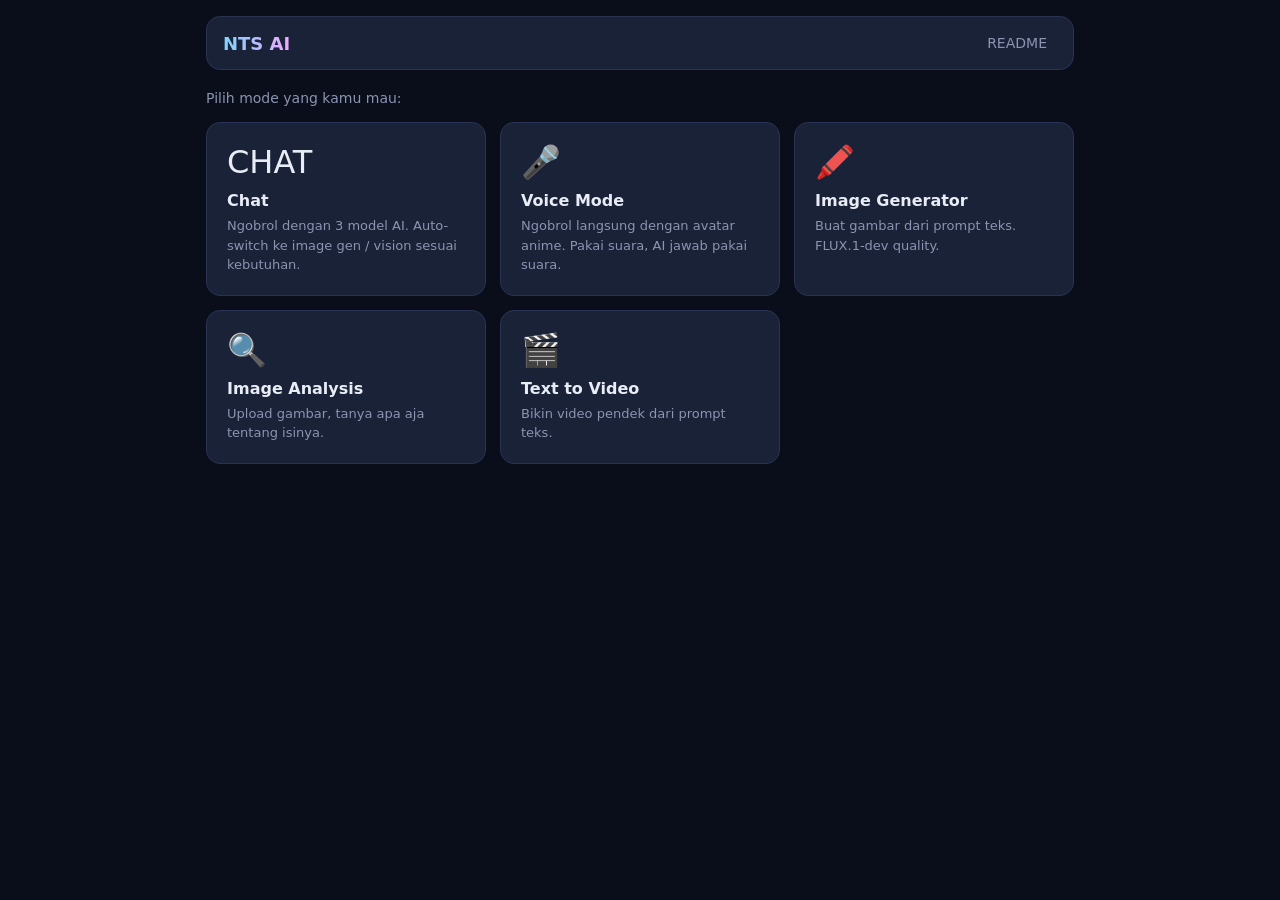
<file: index.html>
<!doctype html>
<html lang="id">
<head>
<meta charset="utf-8" />
<meta name="viewport" content="width=device-width, initial-scale=1" />
<title>NTS AI</title>
<link rel="stylesheet" href="style.css" />
</head>
<body>
<div class="app">
  <div class="topbar">
    <h1>NTS AI</h1>
    <span class="spacer"></span>
    <a href="README.txt">README</a>
  </div>
  <p style="color: var(--muted); font-size: 14px; margin: 8px 0 4px;">Pilih mode yang kamu mau:</p>
  <div class="hub-grid">
    <a class="hub-card" href="chat.html">
      <div class="ico">CHAT</div>
      <h3>Chat</h3>
      <p>Ngobrol dengan 3 model AI. Auto-switch ke image gen / vision sesuai kebutuhan.</p>
    </a>
    <a class="hub-card" href="voice.html">
      <div class="ico">🎤</div>
      <h3>Voice Mode</h3>
      <p>Ngobrol langsung dengan avatar anime. Pakai suara, AI jawab pakai suara.</p>
    </a>
    <a class="hub-card" href="image.html">
      <div class="ico">🖍️</div>
      <h3>Image Generator</h3>
      <p>Buat gambar dari prompt teks. FLUX.1-dev quality.</p>
    </a>
    <a class="hub-card" href="vision.html">
      <div class="ico">🔍</div>
      <h3>Image Analysis</h3>
      <p>Upload gambar, tanya apa aja tentang isinya.</p>
    </a>
    <a class="hub-card" href="video.html">
      <div class="ico">🎬</div>
      <h3>Text to Video</h3>
      <p>Bikin video pendek dari prompt teks.</p>
    </a>
  </div>
</div>
<script src="config.js"></script>
</body>
</html>
</file>
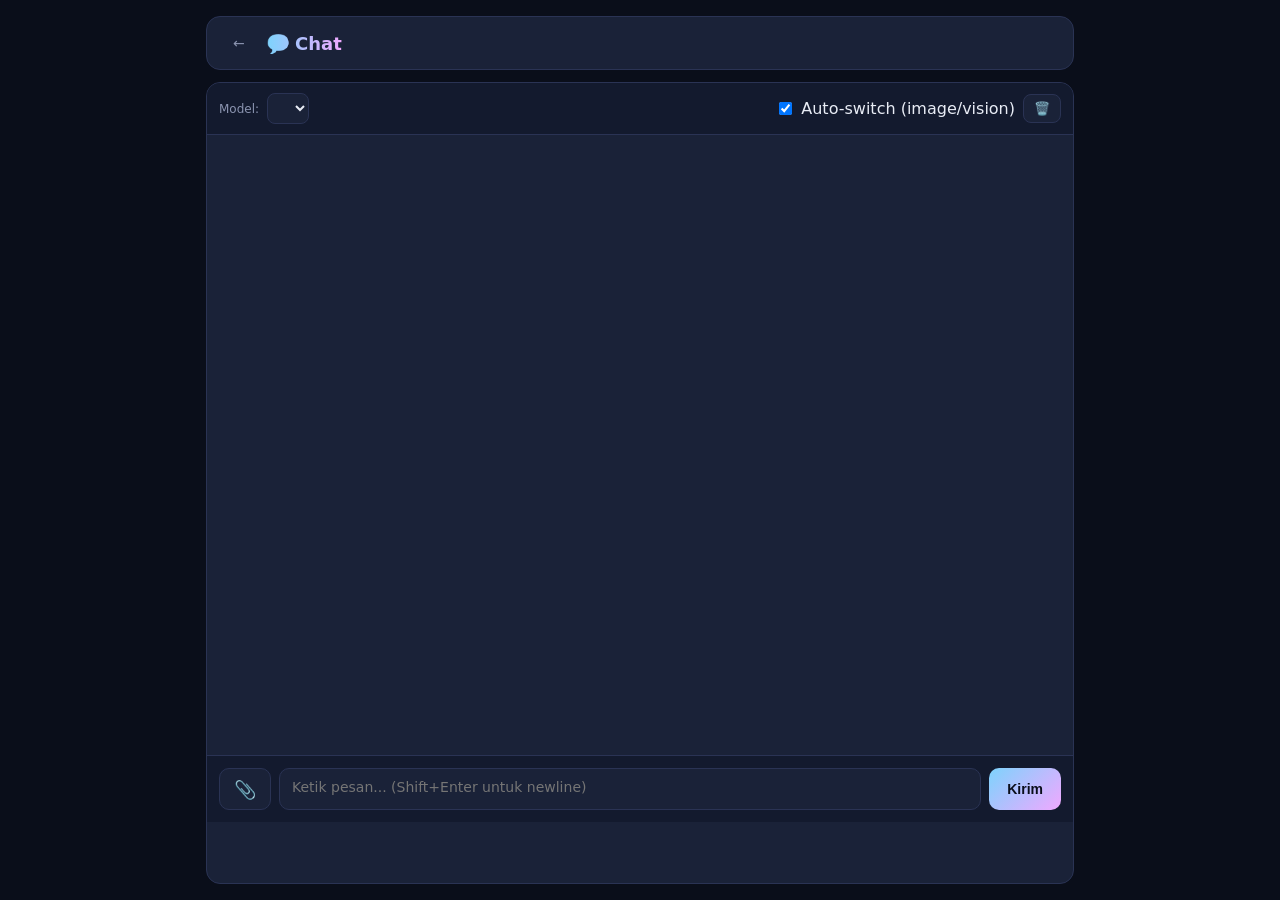
<file: chat.html>
<!doctype html>
<html lang="id">
<head>
<meta charset="utf-8" />
<meta name="viewport" content="width=device-width, initial-scale=1" />
<title>Chat NTS AI</title>
<link rel="stylesheet" href="style.css" />
</head>
<body>
<div class="app">
  <div class="topbar">
    <a href="index.html">←</a>
    <h1>💬 Chat</h1>
    <span class="spacer"></span>
  </div>
  <div class="chat-wrap">
    <div class="chat-toolbar">
      <span class="label">Model:</span>
      <select id="model"></select>
      <label class="auto"><input type="checkbox" id="autoswitch" checked /> Auto-switch (image/vision)</label>
      <button id="clear" title="Clear chat">🗑️</button>
    </div>
    <div class="messages" id="messages"></div>
    <div id="attach" class="attach-preview" style="display:none;"></div>
    <div class="composer">
      <label class="file-btn" title="Attach image">
        📎
        <input type="file" id="file" accept="image/*" />
      </label>
      <textarea id="input" placeholder="Ketik pesan... (Shift+Enter untuk newline)" rows="1"></textarea>
      <button id="send">Kirim</button>
    </div>
  </div>
</div>
<script src="config.js"></script>
<script src="app.js"></script>
<script>
const { apiChat, apiImage, apiRoute, fileToDataUrl, escapeHtml } = window.AI;
const messagesEl = document.getElementById("messages");
const input = document.getElementById("input");
const sendBtn = document.getElementById("send");
const modelSel = document.getElementById("model");
const autoSwitch = document.getElementById("autoswitch");
const fileInput = document.getElementById("file");
const attachEl = document.getElementById("attach");
const clearBtn = document.getElementById("clear");

let attached = null; // {dataUrl, name}
let history = []; // chat messages for context (text only)

// Populate models
for (const m of window.AI_CONFIG.CHAT_MODELS) {
  const o = document.createElement("option");
  o.value = m.id; o.textContent = m.label;
  modelSel.appendChild(o);
}

function addMsg(role, content, opts = {}) {
  const div = document.createElement("div");
  div.className = `msg ${role}`;
  if (opts.badge) {
    const b = document.createElement("div");
    b.className = "badge"; b.textContent = opts.badge;
    div.appendChild(b);
  }
  if (opts.html) div.insertAdjacentHTML("beforeend", opts.html);
  else div.appendChild(document.createTextNode(content));
  if (opts.imageUrl) {
    const im = document.createElement("img"); im.src = opts.imageUrl; div.appendChild(im);
  }
  messagesEl.appendChild(div);
  messagesEl.scrollTop = messagesEl.scrollHeight;
  return div;
}

function addTyping() {
  const d = document.createElement("div");
  d.className = "msg ai";
  d.innerHTML = '<span class="typing"><span></span><span></span><span></span></span>';
  messagesEl.appendChild(d);
  messagesEl.scrollTop = messagesEl.scrollHeight;
  return d;
}

fileInput.addEventListener("change", async () => {
  const f = fileInput.files?.[0];
  if (!f) return;
  const url = await fileToDataUrl(f);
  attached = { dataUrl: url, name: f.name };
  renderAttach();
});

function renderAttach() {
  if (!attached) { attachEl.style.display = "none"; attachEl.innerHTML = ""; return; }
  attachEl.style.display = "flex";
  attachEl.innerHTML = `<img src="${attached.dataUrl}" /> <span>${escapeHtml(attached.name)}</span>`;
  const btn = document.createElement("button");
  btn.textContent = "✕"; btn.onclick = () => { attached = null; fileInput.value = ""; renderAttach(); };
  attachEl.appendChild(btn);
}

clearBtn.onclick = () => { history = []; messagesEl.innerHTML = ""; };

input.addEventListener("keydown", (e) => {
  if (e.key === "Enter" && !e.shiftKey) { e.preventDefault(); send(); }
});
input.addEventListener("input", () => {
  input.style.height = "auto";
  input.style.height = Math.min(140, input.scrollHeight) + "px";
});

sendBtn.onclick = send;

async function send() {
  const text = input.value.trim();
  if (!text && !attached) return;
  sendBtn.disabled = true;

  // Show user message
  const userImg = attached?.dataUrl;
  addMsg("user", text, { imageUrl: userImg });
  input.value = ""; input.style.height = "auto";

  // Decide intent
  let intent = "chat";
  if (attached) intent = "vision";
  else if (autoSwitch.checked) {
    const r = await apiRoute(text, false).catch(() => ({ intent: "chat" }));
    intent = r.intent;
  }

  const typing = addTyping();

  try {
    if (intent === "image") {
      typing.remove();
      const placeholder = addMsg("ai", "🎨 Lagi bikin gambar...", { badge: "Auto-switch → Image" });
      try {
        const url = await apiImage(text);
        placeholder.textContent = "";
        const b = document.createElement("div"); b.className = "badge"; b.textContent = "FLUX.1-dev";
        placeholder.appendChild(b);
        placeholder.appendChild(document.createTextNode("Gambar siap ✨"));
        const im = document.createElement("img"); im.src = url; placeholder.appendChild(im);
      } catch (e) {
        placeholder.textContent = "❌ " + e.message;
      }
    } else if (intent === "vision") {
      // Vision call with attached image
      const visionMsgs = [
        ...history,
        {
          role: "user",
          content: [
            { type: "text", text: text || "Apa yang ada di gambar ini?" },
            ...(attached ? [{ type: "image_url", image_url: { url: attached.dataUrl } }] : []),
          ],
        },
      ];
      const res = await apiChat({ messages: visionMsgs, vision: true });
      typing.remove();
      addMsg("ai", res.content, { badge: "Vision" });
      history.push({ role: "user", content: text });
      history.push({ role: "assistant", content: res.content });
      attached = null; fileInput.value = ""; renderAttach();
    } else {
      const msgs = [
        { role: "system", content: "You are Aether, a friendly bilingual AI assistant. Reply in the user's language. Be concise and helpful." },
        ...history,
        { role: "user", content: text },
      ];
      const res = await apiChat({ messages: msgs, model: modelSel.value });
      typing.remove();
      addMsg("ai", res.content);
      history.push({ role: "user", content: text });
      history.push({ role: "assistant", content: res.content });
      if (history.length > 20) history = history.slice(-20);
    }
  } catch (e) {
    typing.remove();
    addMsg("ai", "❌ Error: " + e.message);
  } finally {
    sendBtn.disabled = false;
    input.focus();
  }
}

addMsg("system", "Mulai ngobrol! Coba: 'buatkan gambar kucing astronot' atau attach foto untuk dianalisis.");
input.focus();
</script>
</body>
</html>
</file>
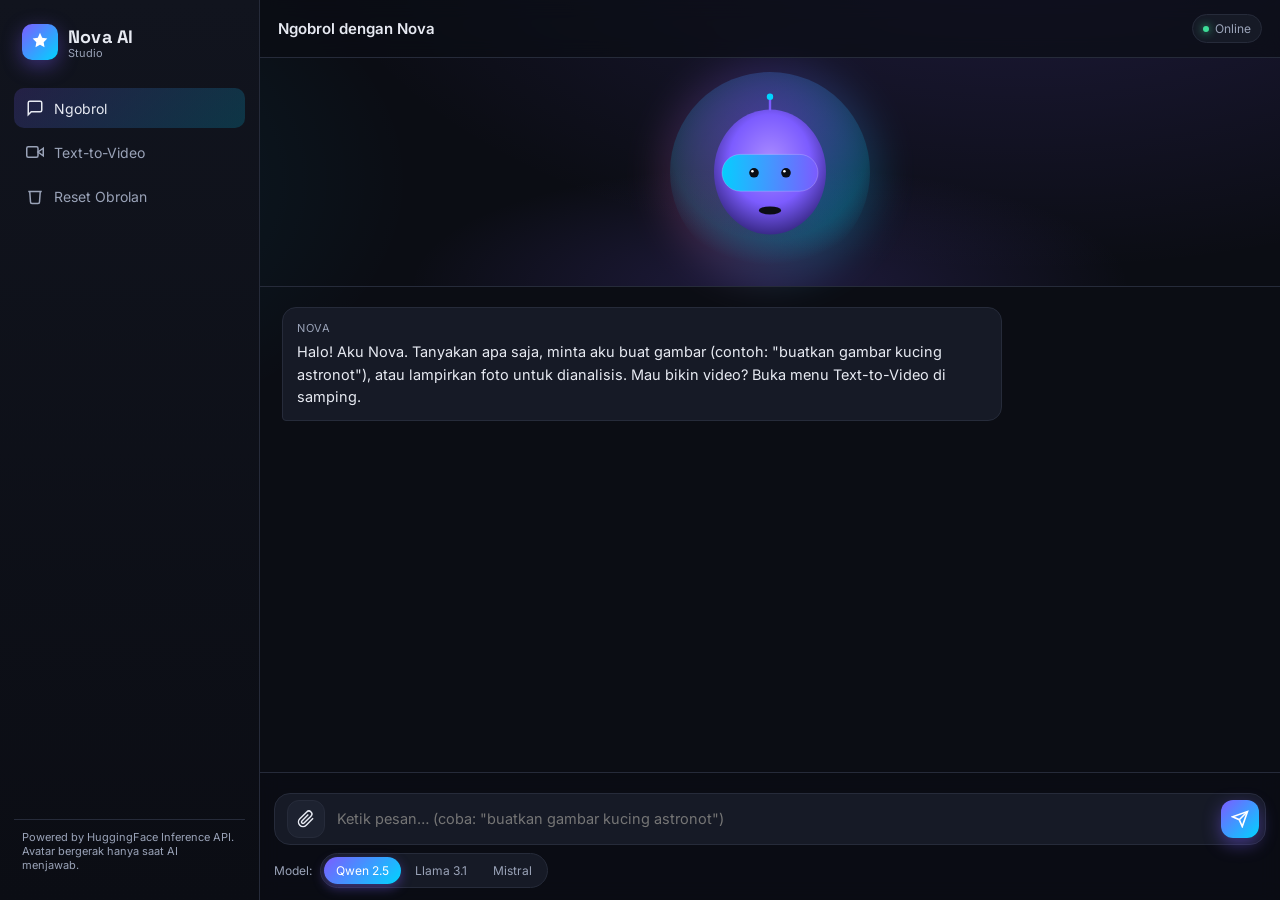
<file: coba.html>
<!DOCTYPE html>
<html lang="id">
<head>
<meta charset="UTF-8" />
<meta name="viewport" content="width=device-width, initial-scale=1.0, maximum-scale=1, viewport-fit=cover" />
<title>Nova AI — Chat, Image & Video Studio</title>
<meta name="description" content="Nova AI: ngobrol dengan 3 model AI, generate & analisis gambar, dan bikin video singkat dari teks. Antarmuka modern, avatar hidup, semua dalam satu halaman." />
<meta name="theme-color" content="#0b0d14" />
<meta property="og:type" content="website" />
<meta property="og:title" content="Nova AI — Chat, Image & Video Studio" />
<meta property="og:description" content="Ngobrol dengan 3 model AI, generate & analisis gambar, dan bikin video singkat dari teks." />
<meta property="og:image" content="data:image/svg+xml;utf8,<svg xmlns='http://www.w3.org/2000/svg' viewBox='0 0 1200 630'><defs><linearGradient id='g' x1='0' x2='1' y1='0' y2='1'><stop offset='0' stop-color='%237c5cff'/><stop offset='1' stop-color='%2300d4ff'/></linearGradient></defs><rect width='1200' height='630' fill='%230b0d14'/><circle cx='600' cy='280' r='160' fill='url(%23g)' opacity='.9'/><text x='600' y='500' text-anchor='middle' font-family='Inter,Arial' font-size='72' fill='white' font-weight='800'>Nova AI</text><text x='600' y='560' text-anchor='middle' font-family='Inter,Arial' font-size='28' fill='%23a8b0c2'>Chat · Image · Video</text></svg>" />
<meta name="twitter:card" content="summary_large_image" />
<meta name="twitter:title" content="Nova AI — Chat, Image & Video Studio" />
<meta name="twitter:description" content="Ngobrol dengan 3 model AI, generate & analisis gambar, dan bikin video singkat dari teks." />
<link rel="icon" href="data:image/svg+xml;utf8,<svg xmlns='http://www.w3.org/2000/svg' viewBox='0 0 64 64'><defs><linearGradient id='g' x1='0' x2='1' y1='0' y2='1'><stop offset='0' stop-color='%237c5cff'/><stop offset='1' stop-color='%2300d4ff'/></linearGradient></defs><rect width='64' height='64' rx='16' fill='%230b0d14'/><circle cx='32' cy='32' r='18' fill='url(%23g)'/></svg>" />
<link rel="preconnect" href="https://fonts.googleapis.com">
<link rel="preconnect" href="https://fonts.gstatic.com" crossorigin>
<link href="https://fonts.googleapis.com/css2?family=Inter:wght@400;500;600;700;800&family=Space+Grotesk:wght@500;700&display=swap" rel="stylesheet">
<style>
  /* ---------- Design tokens ---------- */
  :root{
    --bg:#0b0d14;
    --bg-2:#11141e;
    --surface:#161a26;
    --surface-2:#1d2230;
    --line:#262b3a;
    --text:#e7eaf2;
    --muted:#9aa3b8;
    --brand:#7c5cff;
    --brand-2:#00d4ff;
    --accent:#ff6ec7;
    --ok:#3ddc97;
    --danger:#ff5577;
    --radius:14px;
    --radius-lg:22px;
    --shadow:0 10px 30px rgba(0,0,0,.35);
    --grad:linear-gradient(135deg,var(--brand),var(--brand-2));
    --grad-soft:linear-gradient(135deg,rgba(124,92,255,.18),rgba(0,212,255,.18));
  }
  *{box-sizing:border-box}
  html,body{height:100%}
  body{
    margin:0;background:
      radial-gradient(1200px 600px at 80% -10%,rgba(124,92,255,.18),transparent 60%),
      radial-gradient(900px 500px at -10% 20%,rgba(0,212,255,.12),transparent 60%),
      var(--bg);
    color:var(--text);
    font-family:'Inter',system-ui,-apple-system,Segoe UI,Roboto,sans-serif;
    -webkit-font-smoothing:antialiased;
    overflow:hidden;
  }
  button{font-family:inherit}
  a{color:var(--brand-2)}
  ::selection{background:rgba(124,92,255,.4)}

  /* ---------- Layout ---------- */
  .app{display:grid;grid-template-columns:260px 1fr;height:100vh;height:100dvh}
  .sidebar{
    background:linear-gradient(180deg,var(--bg-2),var(--bg));
    border-right:1px solid var(--line);
    display:flex;flex-direction:column;padding:18px 14px;gap:6px;
  }
  .brand{display:flex;align-items:center;gap:10px;padding:6px 8px 16px}
  .logo{width:36px;height:36px;border-radius:10px;background:var(--grad);display:grid;place-items:center;box-shadow:0 6px 20px rgba(124,92,255,.4)}
  .logo svg{width:22px;height:22px}
  .brand h1{font-family:'Space Grotesk';font-size:18px;margin:0;letter-spacing:.2px}
  .brand small{display:block;color:var(--muted);font-size:11px;margin-top:-2px}

  .nav{display:flex;flex-direction:column;gap:4px;margin-top:6px}
  .nav button{
    display:flex;align-items:center;gap:10px;background:transparent;border:0;color:var(--muted);
    padding:11px 12px;border-radius:10px;text-align:left;cursor:pointer;font-size:14px;transition:.2s;
  }
  .nav button:hover{background:var(--surface);color:var(--text)}
  .nav button.active{background:var(--grad-soft);color:var(--text)}
  .nav button svg{width:18px;height:18px;flex-shrink:0}

  .sidebar .footer{margin-top:auto;font-size:11px;color:var(--muted);padding:10px 8px;border-top:1px solid var(--line)}

  .main{display:flex;flex-direction:column;min-width:0;position:relative}
  .topbar{
    height:58px;display:flex;align-items:center;gap:12px;padding:0 18px;
    border-bottom:1px solid var(--line);background:rgba(11,13,20,.7);backdrop-filter:blur(10px);
  }
  .topbar .title{font-weight:600;font-size:15px}
  .topbar .spacer{flex:1}
  .pill{display:inline-flex;align-items:center;gap:6px;background:var(--surface);border:1px solid var(--line);padding:6px 10px;border-radius:999px;font-size:12px;color:var(--muted)}
  .pill .dot{width:6px;height:6px;border-radius:50%;background:var(--ok);box-shadow:0 0 8px var(--ok)}

  .menu-btn{display:none;background:var(--surface);border:1px solid var(--line);color:var(--text);width:36px;height:36px;border-radius:10px;align-items:center;justify-content:center;cursor:pointer}

  .view{flex:1;min-height:0;display:none;flex-direction:column}
  .view.active{display:flex}

  /* ---------- Chat ---------- */
  .chat-wrap{flex:1;display:grid;grid-template-rows:auto 1fr auto;min-height:0}
  .stage{
    display:flex;align-items:center;justify-content:center;
    padding:14px;border-bottom:1px solid var(--line);
    background:radial-gradient(600px 200px at 50% 100%,rgba(124,92,255,.18),transparent 60%);
  }
  .avatar-card{
    width:200px;height:200px;border-radius:50%;
    background:radial-gradient(circle at 50% 35%,rgba(124,92,255,.45),rgba(0,212,255,.15) 60%,transparent 75%);
    display:grid;place-items:center;position:relative;
    transition:transform .6s cubic-bezier(.2,.7,.2,1), filter .6s;
  }
  .avatar-card.speaking{transform:scale(1.04);filter:drop-shadow(0 0 24px rgba(124,92,255,.55))}
  .avatar-card::before{
    content:"";position:absolute;inset:-10px;border-radius:50%;
    background:conic-gradient(from 0deg,rgba(124,92,255,.6),rgba(0,212,255,.6),rgba(255,110,199,.5),rgba(124,92,255,.6));
    filter:blur(18px);opacity:.35;animation:spin 12s linear infinite;z-index:-1;
  }
  @keyframes spin{to{transform:rotate(360deg)}}

  .avatar svg{width:160px;height:160px;display:block}
  .face{transform-origin:50% 50%;animation:breathe 4.5s ease-in-out infinite}
  @keyframes breathe{0%,100%{transform:translateY(0)}50%{transform:translateY(-2px)}}
  .eye{transform-origin:center;animation:blink 5.2s infinite}
  .eye.right{animation-delay:.05s}
  @keyframes blink{0%,92%,100%{transform:scaleY(1)}94%,98%{transform:scaleY(.05)}}
  .mouth{transform-origin:center;transition:transform .25s ease, d .25s ease;}
  .speaking .mouth{animation:talk .32s ease-in-out infinite alternate}
  @keyframes talk{
    0%{transform:scaleY(.4) scaleX(1)}
    50%{transform:scaleY(1.2) scaleX(.95)}
    100%{transform:scaleY(.7) scaleX(1.05)}
  }

  .messages{overflow-y:auto;padding:20px 22px;display:flex;flex-direction:column;gap:14px;scroll-behavior:smooth}
  .messages::-webkit-scrollbar{width:8px}
  .messages::-webkit-scrollbar-thumb{background:var(--surface-2);border-radius:8px}
  .msg{max-width:min(720px,86%);padding:12px 14px;border-radius:14px;line-height:1.55;font-size:14.5px;white-space:pre-wrap;word-wrap:break-word}
  .msg.user{align-self:flex-end;background:var(--grad);color:#fff;border-bottom-right-radius:4px;box-shadow:0 6px 18px rgba(124,92,255,.35)}
  .msg.bot{align-self:flex-start;background:var(--surface);border:1px solid var(--line);border-bottom-left-radius:4px}
  .msg.bot .role{font-size:11px;color:var(--muted);margin-bottom:4px;text-transform:uppercase;letter-spacing:.6px}
  .msg img.gen{max-width:100%;border-radius:10px;margin-top:6px;border:1px solid var(--line)}
  .msg .thumb{display:flex;gap:8px;margin-top:8px;flex-wrap:wrap}
  .msg .thumb img{max-width:140px;border-radius:8px;border:1px solid var(--line)}
  .msg .meta{font-size:11px;color:var(--muted);margin-top:6px}
  .typing{display:inline-flex;gap:4px;padding:4px 0}
  .typing span{width:6px;height:6px;border-radius:50%;background:var(--muted);animation:bounce 1.2s infinite}
  .typing span:nth-child(2){animation-delay:.15s}
  .typing span:nth-child(3){animation-delay:.3s}
  @keyframes bounce{0%,80%,100%{transform:scale(.6);opacity:.5}40%{transform:scale(1);opacity:1}}

  .composer{
    border-top:1px solid var(--line);padding:12px 14px;background:rgba(11,13,20,.7);backdrop-filter:blur(10px);
    display:flex;flex-direction:column;gap:8px;
  }
  .preview-row{display:flex;gap:8px;flex-wrap:wrap}
  .preview-row .chip{display:flex;align-items:center;gap:8px;background:var(--surface);border:1px solid var(--line);padding:4px 6px 4px 8px;border-radius:10px;font-size:12px;color:var(--muted)}
  .preview-row .chip img{width:36px;height:36px;border-radius:6px;object-fit:cover}
  .preview-row .chip button{background:transparent;border:0;color:var(--muted);cursor:pointer;font-size:16px;padding:0 4px}

  .input-row{display:flex;align-items:flex-end;gap:8px;background:var(--surface);border:1px solid var(--line);border-radius:16px;padding:6px 6px 6px 12px}
  .input-row textarea{
    flex:1;background:transparent;border:0;color:var(--text);resize:none;outline:none;
    font-family:inherit;font-size:14.5px;line-height:1.5;padding:8px 4px;max-height:160px;min-height:24px;
  }
  .icon-btn{
    width:38px;height:38px;border-radius:12px;background:var(--surface-2);border:1px solid var(--line);
    color:var(--text);display:grid;place-items:center;cursor:pointer;transition:.2s;flex-shrink:0;
  }
  .icon-btn:hover{background:var(--surface);transform:translateY(-1px)}
  .icon-btn svg{width:18px;height:18px}
  .send-btn{background:var(--grad);border:0;color:#fff;box-shadow:0 6px 18px rgba(124,92,255,.45)}
  .send-btn:hover{filter:brightness(1.1)}
  .send-btn:disabled{opacity:.5;cursor:not-allowed;filter:grayscale(.4)}

  .model-row{display:flex;gap:8px;align-items:center;flex-wrap:wrap;font-size:12px;color:var(--muted)}
  .seg{display:inline-flex;background:var(--surface);border:1px solid var(--line);border-radius:999px;padding:3px;gap:2px}
  .seg button{background:transparent;border:0;color:var(--muted);padding:6px 12px;border-radius:999px;cursor:pointer;font-size:12px;display:inline-flex;align-items:center;gap:6px}
  .seg button.active{background:var(--grad);color:#fff;box-shadow:0 4px 12px rgba(124,92,255,.4)}
  .hint{font-size:11px;color:var(--muted)}

  /* ---------- Video view ---------- */
  .video-view{padding:24px;overflow-y:auto;display:none;flex-direction:column;gap:18px;align-items:center}
  .view.active.video-view{display:flex}
  .video-card{width:100%;max-width:680px;background:var(--surface);border:1px solid var(--line);border-radius:var(--radius-lg);padding:22px;box-shadow:var(--shadow)}
  .video-card h2{font-family:'Space Grotesk';margin:0 0 6px;font-size:22px}
  .video-card p.sub{color:var(--muted);margin:0 0 18px;font-size:13px}
  .video-card label{display:block;font-size:12px;color:var(--muted);margin-bottom:6px}
  .video-card textarea{
    width:100%;background:var(--bg-2);border:1px solid var(--line);color:var(--text);
    border-radius:12px;padding:12px;font-family:inherit;font-size:14px;resize:vertical;min-height:90px;outline:none;
  }
  .video-card textarea:focus{border-color:var(--brand)}
  .row{display:flex;gap:10px;margin-top:14px;flex-wrap:wrap}
  .btn-primary{
    background:var(--grad);color:#fff;border:0;padding:11px 18px;border-radius:12px;font-weight:600;
    cursor:pointer;display:inline-flex;align-items:center;gap:8px;box-shadow:0 6px 18px rgba(124,92,255,.4);
  }
  .btn-primary:hover{filter:brightness(1.1)}
  .btn-primary:disabled{opacity:.6;cursor:not-allowed}
  .btn-ghost{background:var(--surface-2);color:var(--text);border:1px solid var(--line);padding:11px 16px;border-radius:12px;cursor:pointer}

  .video-output{width:100%;max-width:680px;background:var(--surface);border:1px solid var(--line);border-radius:var(--radius-lg);padding:18px;min-height:120px;display:flex;align-items:center;justify-content:center;color:var(--muted);font-size:13px;text-align:center}
  .video-output video{width:100%;border-radius:12px;background:#000}
  .spinner{width:22px;height:22px;border:2px solid rgba(255,255,255,.2);border-top-color:#fff;border-radius:50%;animation:sp 1s linear infinite;display:inline-block;vertical-align:-5px}
  @keyframes sp{to{transform:rotate(360deg)}}

  /* ---------- Toast ---------- */
  .toast{position:fixed;bottom:20px;left:50%;transform:translateX(-50%) translateY(20px);background:var(--surface);border:1px solid var(--line);color:var(--text);padding:10px 16px;border-radius:12px;font-size:13px;box-shadow:var(--shadow);opacity:0;transition:.25s;pointer-events:none;z-index:50}
  .toast.show{opacity:1;transform:translateX(-50%) translateY(0)}
  .toast.err{border-color:var(--danger);color:#ffd0da}

  /* ---------- Mobile ---------- */
  @media (max-width:820px){
    .app{grid-template-columns:1fr}
    .sidebar{position:fixed;inset:0 auto 0 0;width:260px;z-index:40;transform:translateX(-100%);transition:.25s}
    .sidebar.open{transform:translateX(0);box-shadow:20px 0 40px rgba(0,0,0,.5)}
    .menu-btn{display:flex}
    .avatar-card{width:140px;height:140px}
    .avatar svg{width:110px;height:110px}
    .messages{padding:14px}
  }
  .scrim{display:none;position:fixed;inset:0;background:rgba(0,0,0,.5);z-index:30}
  .scrim.show{display:block}
</style>
</head>
<body>
<main class="app">
  <aside class="sidebar" id="sidebar">
    <div class="brand">
      <div class="logo">
        <svg viewBox="0 0 24 24" fill="none"><path d="M12 2l2.39 5.26L20 8.27l-4 3.9.94 5.5L12 15.1l-4.94 2.57L8 12.17l-4-3.9 5.61-1.01L12 2z" fill="#fff"/></svg>
      </div>
      <div>
        <h1>Nova AI</h1>
        <small>Studio</small>
      </div>
    </div>
    <nav class="nav">
      <button class="active" data-view="chat">
        <svg viewBox="0 0 24 24" fill="none" stroke="currentColor" stroke-width="2"><path d="M21 15a2 2 0 0 1-2 2H7l-4 4V5a2 2 0 0 1 2-2h14a2 2 0 0 1 2 2z"/></svg>
        Ngobrol
      </button>
      <button data-view="video">
        <svg viewBox="0 0 24 24" fill="none" stroke="currentColor" stroke-width="2"><polygon points="23 7 16 12 23 17 23 7"/><rect x="1" y="5" width="15" height="14" rx="2"/></svg>
        Text-to-Video
      </button>
      <button data-action="clear">
        <svg viewBox="0 0 24 24" fill="none" stroke="currentColor" stroke-width="2"><polyline points="3 6 5 6 21 6"/><path d="M19 6l-1 14a2 2 0 0 1-2 2H8a2 2 0 0 1-2-2L5 6"/></svg>
        Reset Obrolan
      </button>
    </nav>
    <div class="footer">
      Powered by HuggingFace Inference API.<br>
      Avatar bergerak hanya saat AI menjawab.
    </div>
  </aside>
  <div class="scrim" id="scrim"></div>

  <section class="main">
    <header class="topbar">
      <button class="menu-btn" id="menuBtn" aria-label="Menu">
        <svg width="18" height="18" viewBox="0 0 24 24" fill="none" stroke="currentColor" stroke-width="2"><line x1="3" y1="6" x2="21" y2="6"/><line x1="3" y1="12" x2="21" y2="12"/><line x1="3" y1="18" x2="21" y2="18"/></svg>
      </button>
      <div class="title" id="viewTitle">Ngobrol dengan Nova</div>
      <div class="spacer"></div>
      <span class="pill"><span class="dot"></span><span id="statusText">Online</span></span>
    </header>

    <!-- CHAT VIEW -->
    <section class="view active" data-view="chat">
      <div class="chat-wrap">
        <div class="stage">
          <div class="avatar-card" id="avatarCard">
            <div class="avatar">
              <svg viewBox="0 0 200 200" xmlns="http://www.w3.org/2000/svg">
                <defs>
                  <radialGradient id="head" cx="50%" cy="40%" r="60%">
                    <stop offset="0%" stop-color="#a98bff"/>
                    <stop offset="60%" stop-color="#7c5cff"/>
                    <stop offset="100%" stop-color="#3a2a8a"/>
                  </radialGradient>
                  <linearGradient id="visor" x1="0" x2="1">
                    <stop offset="0" stop-color="#00d4ff"/>
                    <stop offset="1" stop-color="#7c5cff"/>
                  </linearGradient>
                </defs>
                <g class="face">
                  <!-- head -->
                  <ellipse cx="100" cy="100" rx="70" ry="78" fill="url(#head)"/>
                  <!-- visor -->
                  <rect x="40" y="78" width="120" height="46" rx="23" fill="url(#visor)" opacity=".95"/>
                  <rect x="40" y="78" width="120" height="46" rx="23" fill="none" stroke="rgba(255,255,255,.25)"/>
                  <!-- eyes -->
                  <circle class="eye left" cx="80" cy="101" r="6" fill="#0b0d14"/>
                  <circle class="eye right" cx="120" cy="101" r="6" fill="#0b0d14"/>
                  <circle cx="78" cy="99" r="1.6" fill="#fff"/>
                  <circle cx="118" cy="99" r="1.6" fill="#fff"/>
                  <!-- antenna -->
                  <line x1="100" y1="22" x2="100" y2="8" stroke="#7c5cff" stroke-width="3" stroke-linecap="round"/>
                  <circle cx="100" cy="6" r="4" fill="#00d4ff"/>
                  <!-- mouth -->
                  <ellipse class="mouth" cx="100" cy="148" rx="14" ry="5" fill="#0b0d14"/>
                </g>
              </svg>
            </div>
          </div>
        </div>

        <div class="messages" id="messages"></div>

        <div class="composer">
          <div class="preview-row" id="previewRow"></div>
          <div class="input-row">
            <button class="icon-btn" id="attachBtn" title="Lampirkan gambar untuk dianalisis">
              <svg viewBox="0 0 24 24" fill="none" stroke="currentColor" stroke-width="2"><path d="M21.44 11.05l-9.19 9.19a6 6 0 0 1-8.49-8.49l9.19-9.19a4 4 0 0 1 5.66 5.66l-9.2 9.19a2 2 0 0 1-2.83-2.83l8.49-8.48"/></svg>
            </button>
            <input type="file" id="fileInput" accept="image/*" hidden>
            <textarea id="input" rows="1" placeholder='Ketik pesan… (coba: "buatkan gambar kucing astronot")'></textarea>
            <button class="icon-btn send-btn" id="sendBtn" title="Kirim">
              <svg viewBox="0 0 24 24" fill="none" stroke="currentColor" stroke-width="2.2"><line x1="22" y1="2" x2="11" y2="13"/><polygon points="22 2 15 22 11 13 2 9 22 2"/></svg>
            </button>
          </div>
          <div class="model-row">
            <span>Model:</span>
            <div class="seg" id="modelSeg">
              <button class="active" data-model="qwen">Qwen 2.5</button>
              <button data-model="llama">Llama 3.1</button>
              <button data-model="mistral">Mistral</button>
            </div>
            <span class="hint" id="autoHint"></span>
          </div>
        </div>
      </div>
    </section>

    <!-- VIDEO VIEW -->
    <section class="view video-view" data-view="video">
      <div class="video-card">
        <h2>Text to Video</h2>
        <p class="sub">Tuliskan deskripsi adegan, Nova akan menghasilkan video singkat.</p>
        <label for="vPrompt">Prompt</label>
        <textarea id="vPrompt" placeholder="Contoh: A cinematic shot of a panda surfing at sunset, slow motion, vibrant colors"></textarea>
        <div class="row">
          <button class="btn-primary" id="vGen">
            <svg width="18" height="18" viewBox="0 0 24 24" fill="none" stroke="currentColor" stroke-width="2"><polygon points="5 3 19 12 5 21 5 3"/></svg>
            Buat Video
          </button>
          <button class="btn-ghost" id="vClear">Bersihkan</button>
        </div>
      </div>
      <div class="video-output" id="vOut">Belum ada video. Tulis prompt di atas dan tekan Buat Video.</div>
      <p class="hint" style="max-width:680px;text-align:center">Catatan: model video di HuggingFace bisa memerlukan waktu loading 20-60 detik pada panggilan pertama (cold start).</p>
    </section>
  </section>
</main>

<div class="toast" id="toast"></div>

<script>
/* =========================================================
   Nova AI — single file (HTML + CSS + JS)
   ========================================================= */

const HF_TOKEN = "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"; // <-- key di-embed sesuai permintaan

// Endpoints
const ROUTER_CHAT = "https://router.huggingface.co/v1/chat/completions";
const INFER_BASE  = "https://api-inference.huggingface.co/models/";

// Models (chat — via HF Router, OpenAI-compatible)
const CHAT_MODELS = {
  qwen:    "Qwen/Qwen2.5-72B-Instruct",
  llama:   "meta-llama/Llama-3.1-8B-Instruct",
  mistral: "mistralai/Mistral-7B-Instruct-v0.3",
};
// Vision (untuk analisis gambar)
const VISION_MODEL = "meta-llama/Llama-3.2-11B-Vision-Instruct";
// Image generation
const IMAGE_MODEL  = "black-forest-labs/FLUX.1-schnell";
// Text-to-video
const VIDEO_MODEL  = "ali-vilab/text-to-video-ms-1.7b";

/* ---------- State ---------- */
const state = {
  view: "chat",
  model: "qwen",
  messages: [
    { role: "system", content: "Kamu adalah Nova, asisten AI yang ramah dan membantu. Jawab dengan bahasa yang sama seperti pengguna. Jawaban singkat dan jelas, kecuali diminta lebih panjang." }
  ],
  attachedImages: [], // {dataUrl, name}
  busy: false,
};

/* ---------- DOM ---------- */
const $ = (s) => document.querySelector(s);
const messagesEl = $("#messages");
const inputEl = $("#input");
const sendBtn = $("#sendBtn");
const attachBtn = $("#attachBtn");
const fileInput = $("#fileInput");
const previewRow = $("#previewRow");
const avatarCard = $("#avatarCard");
const modelSeg = $("#modelSeg");
const autoHint = $("#autoHint");
const viewTitle = $("#viewTitle");
const statusText = $("#statusText");
const toastEl = $("#toast");

/* ---------- UI helpers ---------- */
function toast(msg, isErr = false) {
  toastEl.textContent = msg;
  toastEl.className = "toast show" + (isErr ? " err" : "");
  clearTimeout(toast._t);
  toast._t = setTimeout(() => (toastEl.className = "toast"), 2800);
}
function setSpeaking(on) {
  avatarCard.classList.toggle("speaking", !!on);
}
function setBusy(on) {
  state.busy = on;
  sendBtn.disabled = on;
  statusText.textContent = on ? "Berpikir…" : "Online";
}

function addMsg(role, content, extra = {}) {
  const div = document.createElement("div");
  div.className = "msg " + (role === "user" ? "user" : "bot");
  if (role !== "user") {
    const r = document.createElement("div");
    r.className = "role";
    r.textContent = extra.label || "Nova";
    div.appendChild(r);
  }
  const body = document.createElement("div");
  body.textContent = content;
  div.appendChild(body);
  if (extra.images && extra.images.length) {
    const wrap = document.createElement("div");
    wrap.className = "thumb";
    extra.images.forEach(src => {
      const img = document.createElement("img");
      img.src = src; wrap.appendChild(img);
    });
    div.appendChild(wrap);
  }
  if (extra.generatedImage) {
    const img = document.createElement("img");
    img.className = "gen"; img.src = extra.generatedImage;
    div.appendChild(img);
  }
  if (extra.meta) {
    const m = document.createElement("div");
    m.className = "meta"; m.textContent = extra.meta;
    div.appendChild(m);
  }
  messagesEl.appendChild(div);
  messagesEl.scrollTop = messagesEl.scrollHeight;
  return { el: div, body };
}

function addTyping() {
  const div = document.createElement("div");
  div.className = "msg bot";
  div.innerHTML = '<div class="role">Nova</div><div class="typing"><span></span><span></span><span></span></div>';
  messagesEl.appendChild(div);
  messagesEl.scrollTop = messagesEl.scrollHeight;
  return div;
}

/* ---------- View switching ---------- */
document.querySelectorAll(".nav button[data-view]").forEach(b => {
  b.addEventListener("click", () => {
    const v = b.dataset.view;
    document.querySelectorAll(".nav button[data-view]").forEach(x => x.classList.toggle("active", x === b));
    document.querySelectorAll(".view").forEach(x => x.classList.toggle("active", x.dataset.view === v));
    state.view = v;
    viewTitle.textContent = v === "video" ? "Text to Video" : "Ngobrol dengan Nova";
    closeSidebar();
  });
});
document.querySelector('[data-action="clear"]').addEventListener("click", () => {
  state.messages = state.messages.slice(0, 1);
  messagesEl.innerHTML = "";
  greet();
  toast("Obrolan dibersihkan");
  closeSidebar();
});

/* ---------- Mobile sidebar ---------- */
const sidebar = $("#sidebar"), scrim = $("#scrim");
$("#menuBtn").addEventListener("click", () => { sidebar.classList.add("open"); scrim.classList.add("show"); });
scrim.addEventListener("click", closeSidebar);
function closeSidebar(){ sidebar.classList.remove("open"); scrim.classList.remove("show"); }

/* ---------- Model select ---------- */
modelSeg.addEventListener("click", e => {
  const b = e.target.closest("button"); if (!b) return;
  modelSeg.querySelectorAll("button").forEach(x => x.classList.toggle("active", x === b));
  state.model = b.dataset.model;
  autoHint.textContent = "";
});

/* ---------- Attach images ---------- */
attachBtn.addEventListener("click", () => fileInput.click());
fileInput.addEventListener("change", async () => {
  for (const f of fileInput.files) {
    const dataUrl = await fileToDataURL(f);
    state.attachedImages.push({ dataUrl, name: f.name });
  }
  fileInput.value = "";
  renderPreviews();
});
function renderPreviews(){
  previewRow.innerHTML = "";
  state.attachedImages.forEach((it, i) => {
    const c = document.createElement("div"); c.className = "chip";
    c.innerHTML = `<img src="${it.dataUrl}"><span>${it.name}</span><button title="Hapus">×</button>`;
    c.querySelector("button").onclick = () => { state.attachedImages.splice(i,1); renderPreviews(); };
    previewRow.appendChild(c);
  });
}
function fileToDataURL(f){return new Promise((res,rej)=>{const r=new FileReader();r.onload=()=>res(r.result);r.onerror=rej;r.readAsDataURL(f)})}

/* ---------- Auto-resize textarea ---------- */
inputEl.addEventListener("input", () => {
  inputEl.style.height = "auto";
  inputEl.style.height = Math.min(inputEl.scrollHeight, 160) + "px";
});
inputEl.addEventListener("keydown", e => {
  if (e.key === "Enter" && !e.shiftKey) { e.preventDefault(); handleSend(); }
});
sendBtn.addEventListener("click", handleSend);

/* ---------- Intent detection ---------- */
const IMG_TRIGGERS = [
  /\b(buat(kan)?|generate|bikin|gambar(kan)?|render|lukis(kan)?|create)\b.*\b(gambar|foto|image|ilustrasi|picture|art)\b/i,
  /\b(image|picture)\s+of\b/i,
  /^\/img\s+/i, /^\/image\s+/i, /^\/gen\s+/i
];
function isImageRequest(t){ return IMG_TRIGGERS.some(r => r.test(t)); }

/* ---------- Send handler ---------- */
async function handleSend(){
  if (state.busy) return;
  const text = inputEl.value.trim();
  if (!text && state.attachedImages.length === 0) return;

  const hasImages = state.attachedImages.length > 0;
  const imgs = state.attachedImages.map(x => x.dataUrl);

  addMsg("user", text || "(gambar terlampir)", { images: imgs });
  state.attachedImages = []; renderPreviews();
  inputEl.value = ""; inputEl.style.height = "auto";

  // ---- Image analysis path ----
  if (hasImages) {
    autoHint.textContent = "Mode: analisis gambar (otomatis)";
    return runVision(text || "Jelaskan gambar ini secara detail.", imgs);
  }
  // ---- Image generation path ----
  if (isImageRequest(text)) {
    autoHint.textContent = "Mode: generate gambar (otomatis)";
    return runImageGen(text);
  }
  // ---- Normal chat ----
  autoHint.textContent = "";
  return runChat(text);
}

/* ---------- Chat (HF Router, OpenAI-compatible) ---------- */
async function runChat(userText){
  state.messages.push({ role: "user", content: userText });
  const typing = addTyping(); setBusy(true); setSpeaking(true);
  try {
    const r = await fetch(ROUTER_CHAT, {
      method: "POST",
      headers: { "Authorization": "Bearer " + HF_TOKEN, "Content-Type": "application/json" },
      body: JSON.stringify({
        model: CHAT_MODELS[state.model],
        messages: state.messages,
        max_tokens: 800, temperature: 0.7, stream: false
      })
    });
    if (!r.ok) throw new Error(await r.text());
    const j = await r.json();
    const reply = j.choices?.[0]?.message?.content?.trim() || "(kosong)";
    typing.remove();
    state.messages.push({ role: "assistant", content: reply });
    addMsg("bot", reply, { meta: "Model: " + CHAT_MODELS[state.model] });
  } catch (e) {
    typing.remove();
    addMsg("bot", "Maaf, terjadi kesalahan: " + shortErr(e));
    toast("Gagal memanggil model chat", true);
  } finally {
    setBusy(false); setSpeaking(false);
  }
}

/* ---------- Vision / image analysis ---------- */
async function runVision(prompt, imageDataUrls){
  const typing = addTyping(); setBusy(true); setSpeaking(true);
  try {
    const content = [{ type: "text", text: prompt }];
    imageDataUrls.forEach(d => content.push({ type: "image_url", image_url: { url: d } }));
    const r = await fetch(ROUTER_CHAT, {
      method: "POST",
      headers: { "Authorization": "Bearer " + HF_TOKEN, "Content-Type": "application/json" },
      body: JSON.stringify({
        model: VISION_MODEL,
        messages: [{ role: "user", content }],
        max_tokens: 700
      })
    });
    if (!r.ok) throw new Error(await r.text());
    const j = await r.json();
    const reply = j.choices?.[0]?.message?.content?.trim() || "(tidak ada deskripsi)";
    typing.remove();
    addMsg("bot", reply, { meta: "Mode: Vision · " + VISION_MODEL });
    state.messages.push({ role: "assistant", content: reply });
  } catch (e) {
    typing.remove();
    addMsg("bot", "Gagal menganalisis gambar: " + shortErr(e));
    toast("Vision error", true);
  } finally {
    setBusy(false); setSpeaking(false);
  }
}

/* ---------- Image generation ---------- */
async function runImageGen(prompt){
  const typing = addTyping(); setBusy(true); setSpeaking(true);
  try {
    const clean = prompt.replace(/^(buat(kan)?|generate|bikin|gambar(kan)?|render|lukis(kan)?|create)\s+(gambar|foto|image|ilustrasi|picture|art)\s*(of|tentang|dari)?\s*/i,"").trim() || prompt;
    const r = await fetch(INFER_BASE + IMAGE_MODEL, {
      method: "POST",
      headers: { "Authorization": "Bearer " + HF_TOKEN, "Content-Type": "application/json", "Accept": "image/png" },
      body: JSON.stringify({ inputs: clean, parameters: { num_inference_steps: 4 } })
    });
    if (!r.ok) throw new Error(await r.text());
    const blob = await r.blob();
    const url = URL.createObjectURL(blob);
    typing.remove();
    addMsg("bot", "Berikut gambar yang saya buat untuk: « " + clean + " »", { generatedImage: url, meta: "Model: " + IMAGE_MODEL });
  } catch (e) {
    typing.remove();
    addMsg("bot", "Gagal membuat gambar: " + shortErr(e));
    toast("Image error", true);
  } finally {
    setBusy(false); setSpeaking(false);
  }
}

/* ---------- Text-to-video ---------- */
$("#vGen").addEventListener("click", async () => {
  const prompt = $("#vPrompt").value.trim();
  if (!prompt) return toast("Tuliskan prompt dulu", true);
  const out = $("#vOut");
  const btn = $("#vGen");
  btn.disabled = true;
  out.innerHTML = '<span class="spinner"></span>&nbsp; Membuat video, mohon tunggu…';
  try {
    const r = await fetch(INFER_BASE + VIDEO_MODEL, {
      method: "POST",
      headers: { "Authorization": "Bearer " + HF_TOKEN, "Content-Type": "application/json" },
      body: JSON.stringify({ inputs: prompt })
    });
    if (!r.ok) throw new Error(await r.text());
    const blob = await r.blob();
    const url = URL.createObjectURL(blob);
    out.innerHTML = "";
    const v = document.createElement("video");
    v.src = url; v.controls = true; v.autoplay = true; v.loop = true; v.muted = true;
    out.appendChild(v);
  } catch (e) {
    out.textContent = "Gagal membuat video: " + shortErr(e);
    toast("Video error", true);
  } finally { btn.disabled = false; }
});
$("#vClear").addEventListener("click", () => { $("#vPrompt").value = ""; $("#vOut").textContent = "Belum ada video."; });

/* ---------- Errors ---------- */
function shortErr(e){
  const s = (e && e.message) ? e.message : String(e);
  try { const j = JSON.parse(s); return j.error || s; } catch { return s.slice(0, 240); }
}

/* ---------- Greeting ---------- */
function greet(){
  addMsg("bot", "Halo! Aku Nova. Tanyakan apa saja, minta aku buat gambar (contoh: \"buatkan gambar kucing astronot\"), atau lampirkan foto untuk dianalisis. Mau bikin video? Buka menu Text-to-Video di samping.");
}
greet();
</script>
</body>
</html>
</file>
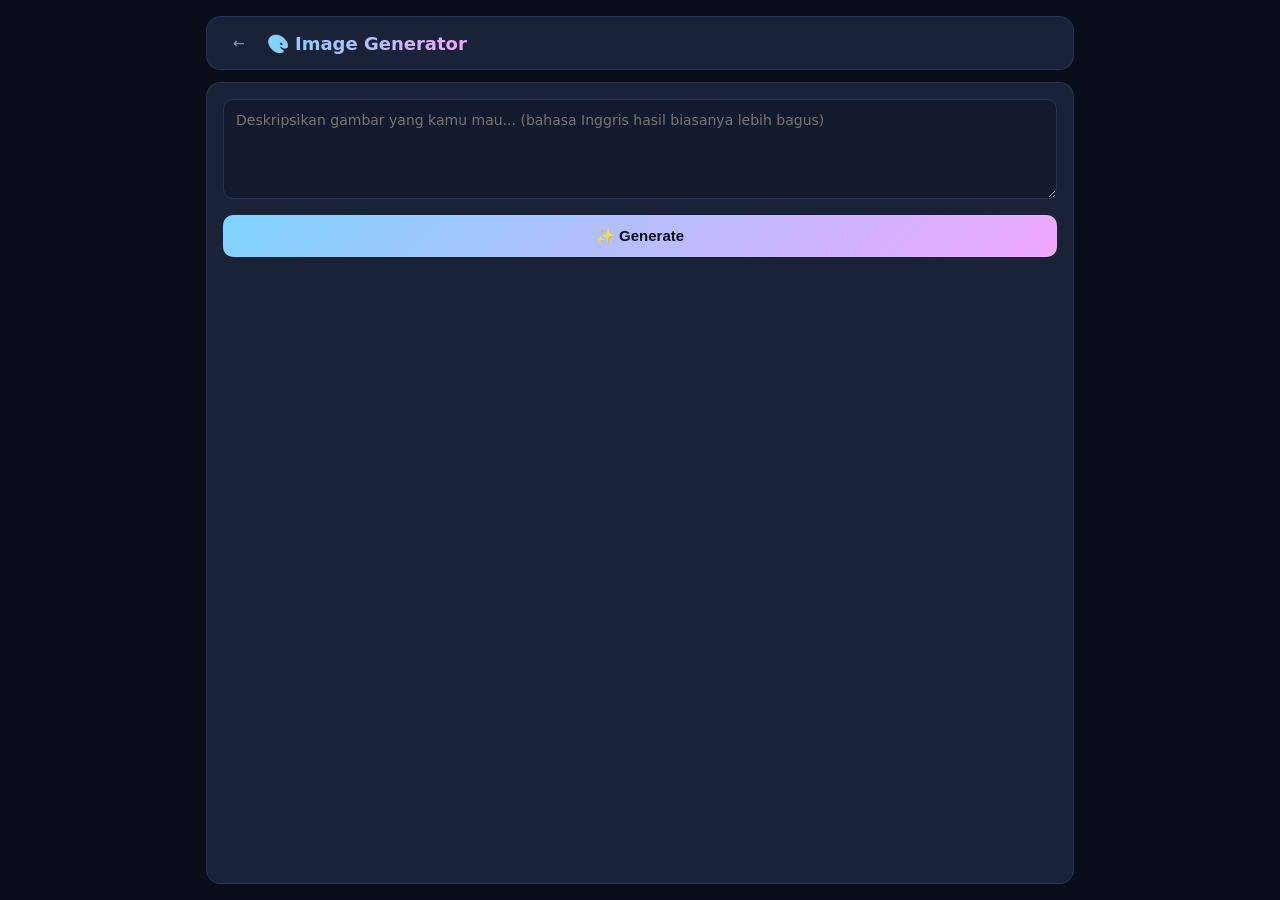
<file: image.html>
<!doctype html>
<html lang="id">
<head>
<meta charset="utf-8" />
<meta name="viewport" content="width=device-width, initial-scale=1" />
<title>Image Generator — Aether AI</title>
<link rel="stylesheet" href="style.css" />
</head>
<body>
<div class="app">
  <div class="topbar">
    <a href="index.html">←</a>
    <h1>🎨 Image Generator</h1>
    <span class="spacer"></span>
  </div>
  <div class="chat-wrap">
    <div class="gen-form">
      <textarea id="prompt" placeholder="Deskripsikan gambar yang kamu mau... (bahasa Inggris hasil biasanya lebih bagus)"></textarea>
      <button id="go">✨ Generate</button>
    </div>
    <div class="gen-result" id="result"></div>
  </div>
</div>
<script src="config.js"></script>
<script src="app.js"></script>
<script>
const { apiImage } = window.AI;
const goBtn = document.getElementById("go");
const promptEl = document.getElementById("prompt");
const result = document.getElementById("result");
goBtn.onclick = async () => {
  const p = promptEl.value.trim();
  if (!p) return;
  goBtn.disabled = true; goBtn.textContent = "⏳ Generating... (FLUX butuh ~15-30s)";
  result.innerHTML = "";
  try {
    const url = await apiImage(p);
    const im = document.createElement("img"); im.src = url;
    const a = document.createElement("a"); a.href = url; a.download = "ai-image.png"; a.textContent = "⬇️ Download";
    a.style.cssText = "display:inline-block;margin-top:10px;color:var(--accent);text-decoration:none;";
    result.appendChild(im); result.appendChild(a);
  } catch (e) {
    const d = document.createElement("div"); d.className = "error"; d.textContent = "❌ " + e.message;
    result.appendChild(d);
  } finally {
    goBtn.disabled = false; goBtn.textContent = "✨ Generate";
  }
};
</script>
</body>
</html>
</file>
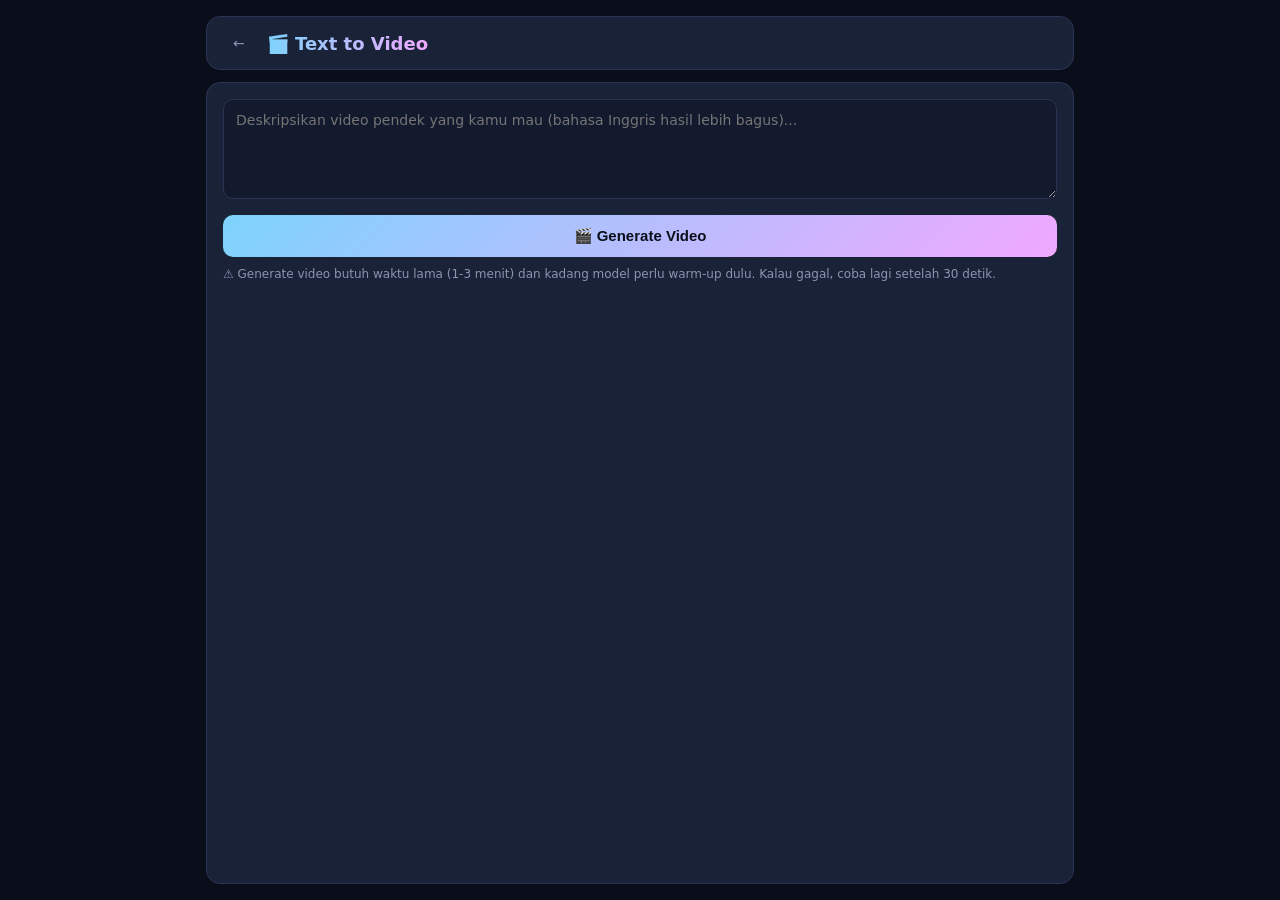
<file: video.html>
<!doctype html>
<html lang="id">
<head>
<meta charset="utf-8" />
<meta name="viewport" content="width=device-width, initial-scale=1" />
<title>Text to Video — Aether AI</title>
<link rel="stylesheet" href="style.css" />
</head>
<body>
<div class="app">
  <div class="topbar">
    <a href="index.html">←</a>
    <h1>🎬 Text to Video</h1>
    <span class="spacer"></span>
  </div>
  <div class="chat-wrap">
    <div class="gen-form">
      <textarea id="prompt" placeholder="Deskripsikan video pendek yang kamu mau (bahasa Inggris hasil lebih bagus)..."></textarea>
      <button id="go">🎬 Generate Video</button>
      <p style="color:var(--muted);font-size:12px;margin-top:10px;">⚠️ Generate video butuh waktu lama (1-3 menit) dan kadang model perlu warm-up dulu. Kalau gagal, coba lagi setelah 30 detik.</p>
    </div>
    <div class="gen-result" id="result"></div>
  </div>
</div>
<script src="config.js"></script>
<script src="app.js"></script>
<script>
const { apiVideo } = window.AI;
const goBtn = document.getElementById("go");
const result = document.getElementById("result");
goBtn.onclick = async () => {
  const p = document.getElementById("prompt").value.trim();
  if (!p) return;
  goBtn.disabled = true; goBtn.textContent = "⏳ Generating... (sabar ya)";
  result.innerHTML = '<div style="color:var(--muted);font-size:13px;">⏳ Tunggu 1-3 menit...</div>';
  try {
    const url = await apiVideo(p);
    result.innerHTML = "";
    const v = document.createElement("video"); v.src = url; v.controls = true; v.autoplay = true; v.loop = true; v.muted = true;
    const a = document.createElement("a"); a.href = url; a.download = "ai-video.mp4"; a.textContent = "⬇️ Download";
    a.style.cssText = "display:inline-block;margin-top:10px;color:var(--accent);text-decoration:none;";
    result.appendChild(v); result.appendChild(a);
  } catch (e) {
    result.innerHTML = "";
    const d = document.createElement("div"); d.className = "error"; d.textContent = "❌ " + e.message;
    result.appendChild(d);
  } finally {
    goBtn.disabled = false; goBtn.textContent = "🎬 Generate Video";
  }
};
</script>
</body>
</html>
</file>
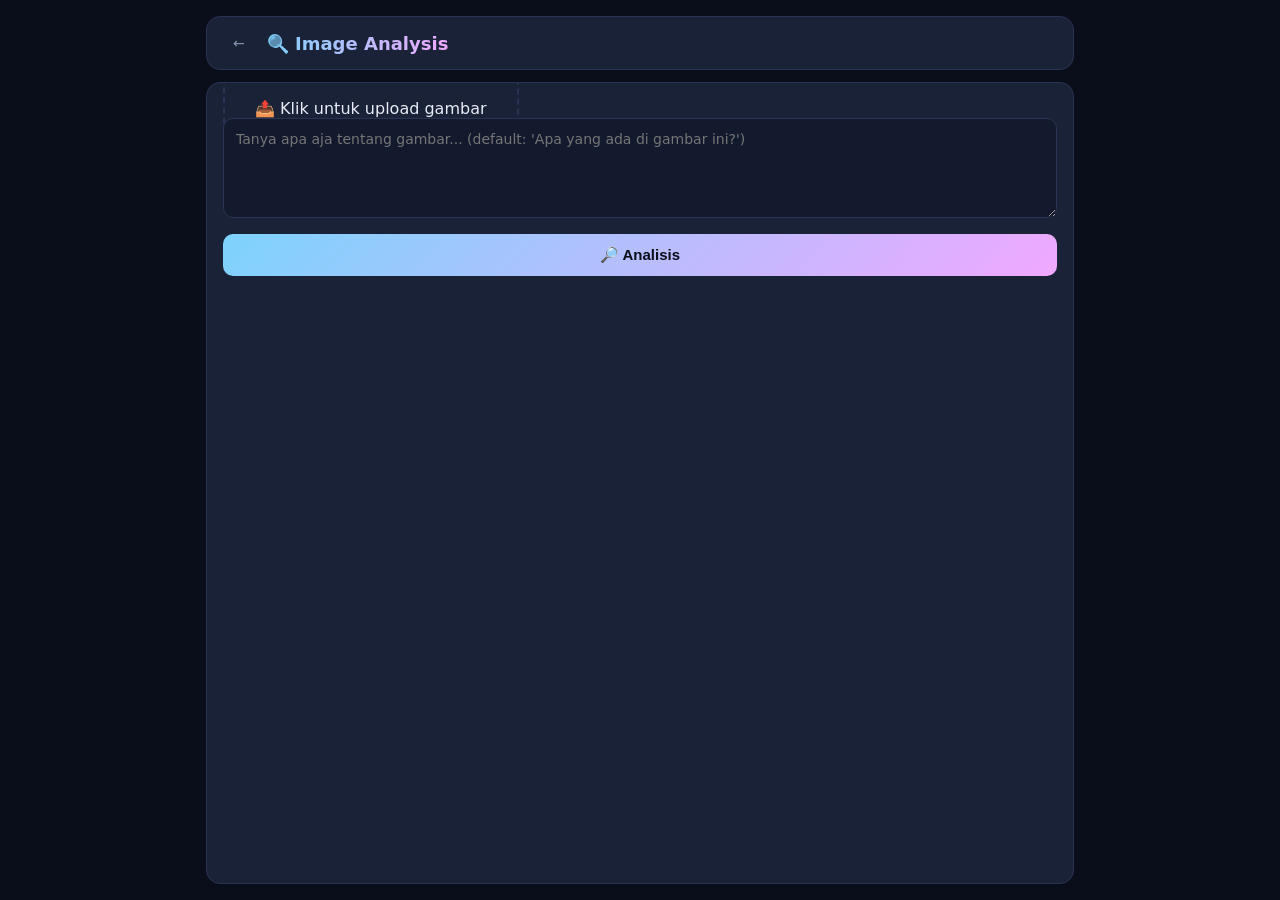
<file: vision.html>
<!doctype html>
<html lang="id">
<head>
<meta charset="utf-8" />
<meta name="viewport" content="width=device-width, initial-scale=1" />
<title>Image Analysis — Aether AI</title>
<link rel="stylesheet" href="style.css" />
</head>
<body>
<div class="app">
  <div class="topbar">
    <a href="index.html">←</a>
    <h1>🔍 Image Analysis</h1>
    <span class="spacer"></span>
  </div>
  <div class="chat-wrap">
    <div class="gen-form">
      <label class="file-upload-box" id="dropbox">
        <input type="file" id="file" accept="image/*" style="display:none" />
        <span id="dropText">📤 Klik untuk upload gambar</span>
      </label>
      <textarea id="prompt" placeholder="Tanya apa aja tentang gambar... (default: 'Apa yang ada di gambar ini?')"></textarea>
      <button id="go">🔎 Analisis</button>
    </div>
    <div class="gen-result" id="result"></div>
  </div>
</div>
<script src="config.js"></script>
<script src="app.js"></script>
<script>
const { apiChat, fileToDataUrl } = window.AI;
let dataUrl = null;
const fileInput = document.getElementById("file");
const dropbox = document.getElementById("dropbox");
const dropText = document.getElementById("dropText");
const goBtn = document.getElementById("go");
const result = document.getElementById("result");
dropbox.onclick = () => fileInput.click();
fileInput.onchange = async () => {
  const f = fileInput.files?.[0]; if (!f) return;
  dataUrl = await fileToDataUrl(f);
  dropText.textContent = "";
  dropbox.classList.add("has-file");
  const im = document.createElement("img"); im.src = dataUrl;
  dropbox.innerHTML = ""; dropbox.appendChild(fileInput); dropbox.appendChild(im);
};

goBtn.onclick = async () => {
  if (!dataUrl) { alert("Upload gambar dulu"); return; }
  const q = document.getElementById("prompt").value.trim() || "Apa yang ada di gambar ini? Jelaskan dengan detail.";
  goBtn.disabled = true; goBtn.textContent = "⏳ Menganalisis...";
  result.innerHTML = "";
  try {
    const res = await apiChat({
      vision: true,
      messages: [{
        role: "user",
        content: [
          { type: "text", text: q },
          { type: "image_url", image_url: { url: dataUrl } },
        ],
      }],
    });
    const div = document.createElement("div");
    div.style.cssText = "background:var(--ai);padding:16px;border-radius:10px;line-height:1.6;white-space:pre-wrap;";
    div.textContent = res.content;
    result.appendChild(div);
  } catch (e) {
    const d = document.createElement("div"); d.className = "error"; d.textContent = "❌ " + e.message;
    result.appendChild(d);
  } finally {
    goBtn.disabled = false; goBtn.textContent = "🔎 Analisis";
  }
};
</script>
</body>
</html>
</file>
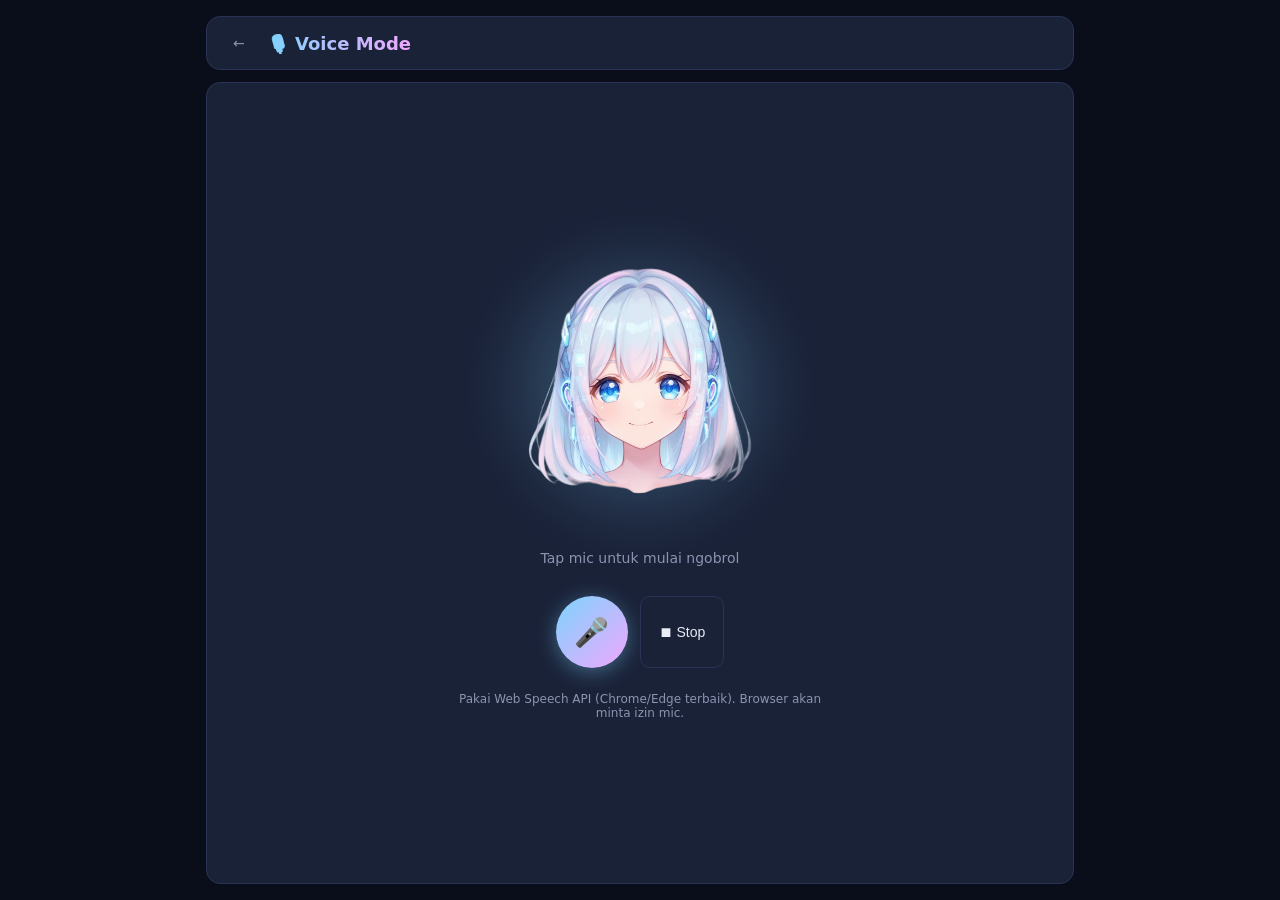
<file: voice.html>
<!doctype html>
<html lang="id">
<head>
<meta charset="utf-8" />
<meta name="viewport" content="width=device-width, initial-scale=1" />
<title>Voice Mode — Aether AI</title>
<link rel="stylesheet" href="style.css" />
</head>
<body>
<div class="app">
  <div class="topbar">
    <a href="index.html">←</a>
    <h1>🎙️ Voice Mode</h1>
    <span class="spacer"></span>
  </div>
  <div class="voice-stage">
    <div class="avatar-wrap">
      <div class="avatar-glow" id="glow"></div>
      <img class="avatar-img" id="avatar" src="assets/avatar_idle.png" alt="AI Avatar" />
    </div>
    <div class="voice-status" id="status">Tap mic untuk mulai ngobrol</div>
    <div class="voice-controls">
      <button class="btn-mic" id="mic">🎤</button>
      <button class="btn-secondary" id="stop">⏹ Stop</button>
    </div>
    <p style="color: var(--muted); font-size: 12px; max-width: 400px; text-align: center; margin: 0;">
      Pakai Web Speech API (Chrome/Edge terbaik). Browser akan minta izin mic.
    </p>
  </div>
</div>
<script src="config.js"></script>
<script src="app.js"></script>
<script>
const { apiChat } = window.AI;
const avatar = document.getElementById("avatar");
const glow = document.getElementById("glow");
const statusEl = document.getElementById("status");
const micBtn = document.getElementById("mic");
const stopBtn = document.getElementById("stop");

const IDLE = "assets/avatar_idle.png";
const TALK = "assets/avatar_talking.png";

let history = [{ role: "system", content: "You are Aether, a warm, playful AI companion. Reply in the user's language. Keep replies short (1-3 sentences) since this is a voice conversation." }];
let mouthInterval = null;
let recognition = null;
let listening = false;

function setStatus(s) { statusEl.innerHTML = s; }
function setMode(mode) {
  glow.className = "avatar-glow" + (mode === "speak" ? " speaking" : mode === "listen" ? " listening" : "");
}

function startMouthAnim() {
  let toggle = false;
  mouthInterval = setInterval(() => {
    toggle = !toggle;
    avatar.src = toggle ? TALK : IDLE;
  }, 180);
}
function stopMouthAnim() {
  if (mouthInterval) clearInterval(mouthInterval);
  mouthInterval = null;
  avatar.src = IDLE;
}

// Speech recognition
const SR = window.SpeechRecognition || window.webkitSpeechRecognition;
if (!SR) {
  setStatus("⚠️ Browser tidak support Web Speech API. Pakai Chrome/Edge.");
  micBtn.disabled = true;
}

function startListening() {
  if (!SR || listening) return;
  recognition = new SR();
  recognition.lang = "id-ID";
  recognition.continuous = false;
  recognition.interimResults = true;
  listening = true;
  micBtn.classList.add("recording");
  setMode("listen");
  setStatus("<strong>Mendengarkan...</strong>");

  let finalTranscript = "";
  recognition.onresult = (e) => {
    let interim = "";
    for (let i = e.resultIndex; i < e.results.length; i++) {
      const t = e.results[i][0].transcript;
      if (e.results[i].isFinal) finalTranscript += t;
      else interim += t;
    }
    setStatus(`<strong>Kamu:</strong> ${finalTranscript || interim}`);
  };
  recognition.onerror = (e) => {
    setStatus("❌ Mic error: " + e.error);
    stopListening();
  };
  recognition.onend = async () => {
    listening = false;
    micBtn.classList.remove("recording");
    setMode("idle");
    if (finalTranscript.trim()) {
      await respond(finalTranscript.trim());
    } else {
      setStatus("Tidak ada suara terdeteksi. Tap mic lagi.");
    }
  };
  recognition.start();
}

function stopListening() {
  if (recognition) try { recognition.stop(); } catch {}
  listening = false;
  micBtn.classList.remove("recording");
  setMode("idle");
}

micBtn.onclick = () => listening ? stopListening() : startListening();
stopBtn.onclick = () => { stopListening(); speechSynthesis.cancel(); stopMouthAnim(); setStatus("Stopped."); };

async function respond(text) {
  history.push({ role: "user", content: text });
  setStatus("<strong>Aether</strong> lagi mikir...");
  try {
    const res = await apiChat({ messages: history, model: window.AI_CONFIG.CHAT_MODELS[2].id });
    const reply = res.content;
    history.push({ role: "assistant", content: reply });
    if (history.length > 20) history = [history[0], ...history.slice(-18)];
    setStatus(`<strong>Aether:</strong> ${reply}`);
    speak(reply);
  } catch (e) {
    setStatus("❌ " + e.message);
  }
}

function speak(text) {
  if (!("speechSynthesis" in window)) return;
  speechSynthesis.cancel();
  const u = new SpeechSynthesisUtterance(text);
  // Pick Indonesian voice if available
  const voices = speechSynthesis.getVoices();
  const id = voices.find(v => v.lang?.startsWith("id"));
  if (id) u.voice = id;
  u.rate = 1.05; u.pitch = 1.1;
  u.onstart = () => { setMode("speak"); startMouthAnim(); };
  u.onend = () => { setMode("idle"); stopMouthAnim(); };
  speechSynthesis.speak(u);
}

// Warm up voices list
if ("speechSynthesis" in window) speechSynthesis.onvoiceschanged = () => {};
</script>
</body>
</html>
</file>
<file: style.css>
:root {
  --bg: #0a0e1a;
  --bg-2: #131a2e;
  --card: #1a2238;
  --border: #2a3354;
  --text: #e8ecf5;
  --muted: #8b94b0;
  --accent: #7dd3fc;
  --accent-2: #f0a8ff;
  --user: #4f46e5;
  --ai: #1f2942;
  --danger: #ff6b6b;
  --ok: #4ade80;
  --radius: 14px;
}

* { box-sizing: border-box; }
html, body { margin: 0; padding: 0; background: var(--bg); color: var(--text); font-family: -apple-system, BlinkMacSystemFont, "Segoe UI", system-ui, sans-serif; }
body { min-height: 100vh; }

.app {
  max-width: 900px;
  margin: 0 auto;
  padding: 16px;
  display: flex;
  flex-direction: column;
  min-height: 100vh;
}

.topbar {
  display: flex;
  align-items: center;
  gap: 12px;
  padding: 12px 16px;
  background: var(--card);
  border: 1px solid var(--border);
  border-radius: var(--radius);
  margin-bottom: 12px;
}
.topbar h1 {
  margin: 0;
  font-size: 18px;
  background: linear-gradient(90deg, var(--accent), var(--accent-2));
  -webkit-background-clip: text;
  background-clip: text;
  color: transparent;
}
.topbar a {
  color: var(--muted);
  text-decoration: none;
  font-size: 14px;
  padding: 6px 10px;
  border-radius: 8px;
}
.topbar a:hover { background: var(--bg-2); color: var(--text); }
.topbar .spacer { flex: 1; }

.hub-grid {
  display: grid;
  grid-template-columns: repeat(auto-fit, minmax(220px, 1fr));
  gap: 14px;
  margin-top: 12px;
}
.hub-card {
  background: var(--card);
  border: 1px solid var(--border);
  border-radius: var(--radius);
  padding: 20px;
  text-decoration: none;
  color: var(--text);
  transition: transform 0.15s, border-color 0.15s;
  display: block;
}
.hub-card:hover { transform: translateY(-2px); border-color: var(--accent); }
.hub-card .ico { font-size: 32px; margin-bottom: 10px; }
.hub-card h3 { margin: 0 0 6px; font-size: 16px; }
.hub-card p { margin: 0; color: var(--muted); font-size: 13px; line-height: 1.5; }

.chat-wrap {
  flex: 1;
  display: flex;
  flex-direction: column;
  background: var(--card);
  border: 1px solid var(--border);
  border-radius: var(--radius);
  overflow: hidden;
}
.chat-toolbar {
  display: flex;
  gap: 8px;
  padding: 10px 12px;
  border-bottom: 1px solid var(--border);
  background: var(--bg-2);
  align-items: center;
  flex-wrap: wrap;
}
.chat-toolbar select, .chat-toolbar button {
  background: var(--card);
  color: var(--text);
  border: 1px solid var(--border);
  border-radius: 8px;
  padding: 6px 10px;
  font-size: 13px;
  cursor: pointer;
}
.chat-toolbar .label { color: var(--muted); font-size: 12px; }
.chat-toolbar .auto { margin-left: auto; display: flex; align-items: center; gap: 6px; }

.messages {
  flex: 1;
  overflow-y: auto;
  padding: 16px;
  display: flex;
  flex-direction: column;
  gap: 12px;
  min-height: 300px;
  max-height: calc(100vh - 280px);
}
.msg { max-width: 85%; padding: 10px 14px; border-radius: 14px; line-height: 1.5; font-size: 14px; white-space: pre-wrap; word-wrap: break-word; }
.msg.user { background: var(--user); color: white; align-self: flex-end; border-bottom-right-radius: 4px; }
.msg.ai { background: var(--ai); align-self: flex-start; border-bottom-left-radius: 4px; }
.msg.system { background: transparent; color: var(--muted); font-size: 12px; align-self: center; text-align: center; }
.msg img { max-width: 100%; border-radius: 8px; margin-top: 8px; display: block; }
.msg video { max-width: 100%; border-radius: 8px; margin-top: 8px; display: block; }
.msg .badge { display: inline-block; font-size: 10px; background: var(--bg); padding: 2px 6px; border-radius: 4px; margin-bottom: 4px; color: var(--accent); }

.composer {
  display: flex;
  gap: 8px;
  padding: 12px;
  border-top: 1px solid var(--border);
  background: var(--bg-2);
}
.composer textarea {
  flex: 1;
  background: var(--card);
  color: var(--text);
  border: 1px solid var(--border);
  border-radius: 10px;
  padding: 10px 12px;
  font-family: inherit;
  font-size: 14px;
  resize: none;
  min-height: 42px;
  max-height: 140px;
  outline: none;
}
.composer textarea:focus { border-color: var(--accent); }
.composer button {
  background: linear-gradient(135deg, var(--accent), var(--accent-2));
  color: #0a0e1a;
  border: 0;
  border-radius: 10px;
  padding: 0 18px;
  font-weight: 600;
  cursor: pointer;
  font-size: 14px;
}
.composer button:disabled { opacity: 0.5; cursor: not-allowed; }
.composer label.file-btn {
  background: var(--card);
  border: 1px solid var(--border);
  padding: 0 14px;
  border-radius: 10px;
  display: flex;
  align-items: center;
  cursor: pointer;
  font-size: 18px;
}
.composer label.file-btn:hover { border-color: var(--accent); }
.composer input[type=file] { display: none; }
.attach-preview {
  padding: 8px 12px;
  border-top: 1px solid var(--border);
  background: var(--bg-2);
  display: flex;
  align-items: center;
  gap: 10px;
  font-size: 12px;
  color: var(--muted);
}
.attach-preview img { width: 40px; height: 40px; object-fit: cover; border-radius: 6px; }
.attach-preview button { background: transparent; color: var(--danger); border: 0; cursor: pointer; font-size: 16px; }

.typing { display: inline-flex; gap: 4px; align-items: center; }
.typing span { width: 6px; height: 6px; background: var(--muted); border-radius: 50%; animation: blink 1.4s infinite; }
.typing span:nth-child(2) { animation-delay: 0.2s; }
.typing span:nth-child(3) { animation-delay: 0.4s; }
@keyframes blink { 0%, 80%, 100% { opacity: 0.3; } 40% { opacity: 1; } }

/* Voice mode */
.voice-stage {
  flex: 1;
  display: flex;
  flex-direction: column;
  align-items: center;
  justify-content: center;
  gap: 24px;
  padding: 20px;
  background: var(--card);
  border: 1px solid var(--border);
  border-radius: var(--radius);
}
.avatar-wrap {
  position: relative;
  width: 280px;
  height: 280px;
  display: flex;
  align-items: center;
  justify-content: center;
}
.avatar-glow {
  position: absolute;
  inset: -20px;
  border-radius: 50%;
  background: radial-gradient(circle, rgba(125,211,252,0.4), transparent 70%);
  filter: blur(20px);
  animation: pulse 3s ease-in-out infinite;
}
.avatar-glow.speaking { animation: pulse 0.6s ease-in-out infinite; background: radial-gradient(circle, rgba(240,168,255,0.6), transparent 70%); }
.avatar-glow.listening { background: radial-gradient(circle, rgba(74,222,128,0.5), transparent 70%); }
@keyframes pulse { 0%, 100% { transform: scale(1); opacity: 0.6; } 50% { transform: scale(1.1); opacity: 1; } }
.avatar-img {
  position: relative;
  width: 280px;
  height: 280px;
  object-fit: contain;
  animation: breathe 4s ease-in-out infinite;
  z-index: 1;
}
@keyframes breathe { 0%, 100% { transform: translateY(0) scale(1); } 50% { transform: translateY(-4px) scale(1.02); } }
.voice-status {
  font-size: 14px;
  color: var(--muted);
  min-height: 22px;
  text-align: center;
  max-width: 500px;
}
.voice-status strong { color: var(--accent); }
.voice-controls { display: flex; gap: 12px; flex-wrap: wrap; justify-content: center; }
.btn-mic {
  background: linear-gradient(135deg, var(--accent), var(--accent-2));
  color: #0a0e1a;
  border: 0;
  border-radius: 50%;
  width: 72px;
  height: 72px;
  font-size: 28px;
  cursor: pointer;
  box-shadow: 0 4px 20px rgba(125,211,252,0.4);
  transition: transform 0.15s;
}
.btn-mic.recording { background: linear-gradient(135deg, #ff6b6b, #ff8e8e); animation: pulse 1s infinite; }
.btn-mic:hover { transform: scale(1.05); }
.btn-secondary {
  background: var(--card);
  color: var(--text);
  border: 1px solid var(--border);
  border-radius: 10px;
  padding: 10px 18px;
  cursor: pointer;
  font-size: 14px;
}

.gen-form { padding: 16px; }
.gen-form textarea {
  width: 100%;
  background: var(--bg-2);
  color: var(--text);
  border: 1px solid var(--border);
  border-radius: 10px;
  padding: 12px;
  font-family: inherit;
  font-size: 14px;
  min-height: 100px;
  resize: vertical;
  outline: none;
  margin-bottom: 12px;
}
.gen-form textarea:focus { border-color: var(--accent); }
.gen-form button {
  background: linear-gradient(135deg, var(--accent), var(--accent-2));
  color: #0a0e1a;
  border: 0;
  border-radius: 10px;
  padding: 12px 24px;
  font-weight: 600;
  cursor: pointer;
  width: 100%;
  font-size: 15px;
}
.gen-form button:disabled { opacity: 0.5; cursor: wait; }
.gen-result { padding: 16px; }
.gen-result img, .gen-result video { width: 100%; border-radius: 10px; }
.gen-result .error { color: var(--danger); background: rgba(255,107,107,0.1); padding: 12px; border-radius: 8px; font-size: 13px; }

.file-upload-box {
  border: 2px dashed var(--border);
  border-radius: 10px;
  padding: 30px;
  text-align: center;
  cursor: pointer;
  margin-bottom: 12px;
  transition: border-color 0.15s;
}
.file-upload-box:hover { border-color: var(--accent); }
.file-upload-box.has-file { border-style: solid; border-color: var(--accent); }
.file-upload-box img { max-height: 200px; margin: 0 auto; display: block; border-radius: 6px; }

@media (max-width: 600px) {
  .app { padding: 8px; }
  .messages { max-height: calc(100vh - 260px); }
  .avatar-wrap, .avatar-img { width: 220px; height: 220px; }
}
</file>
